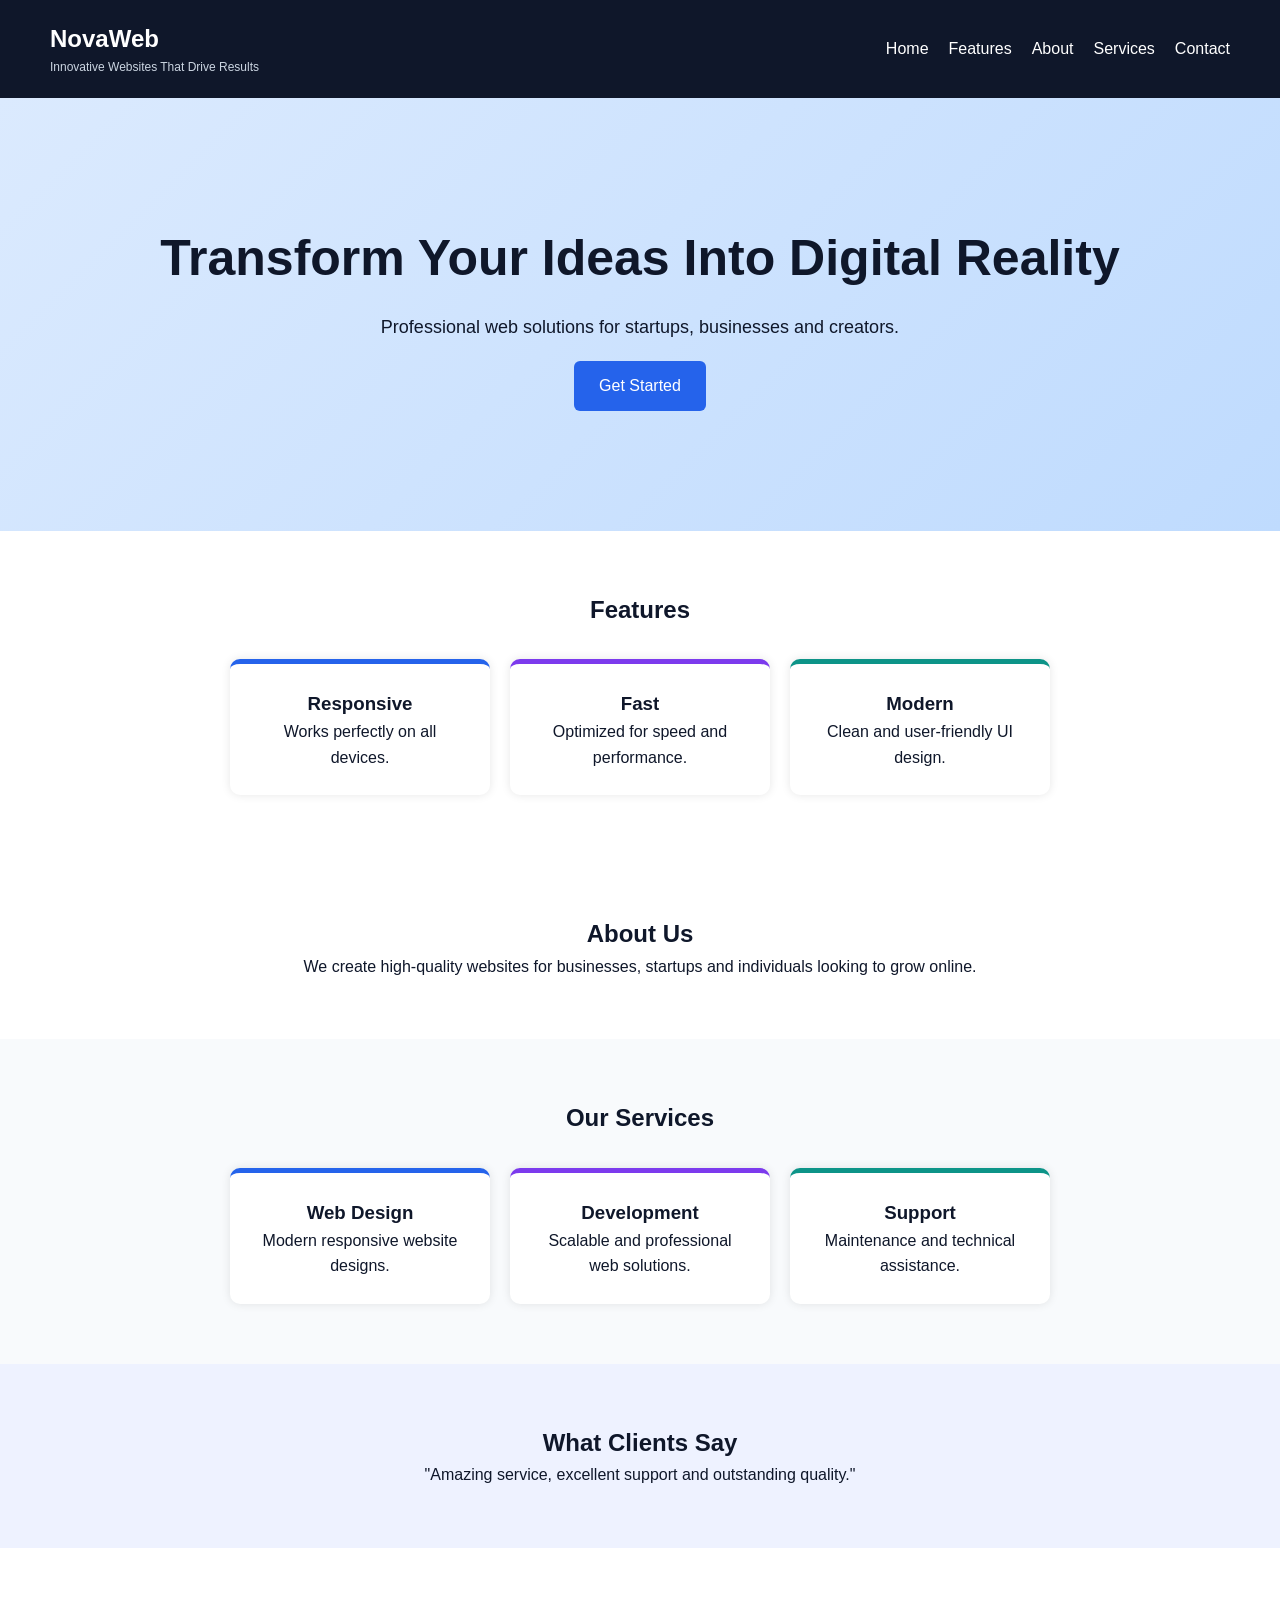
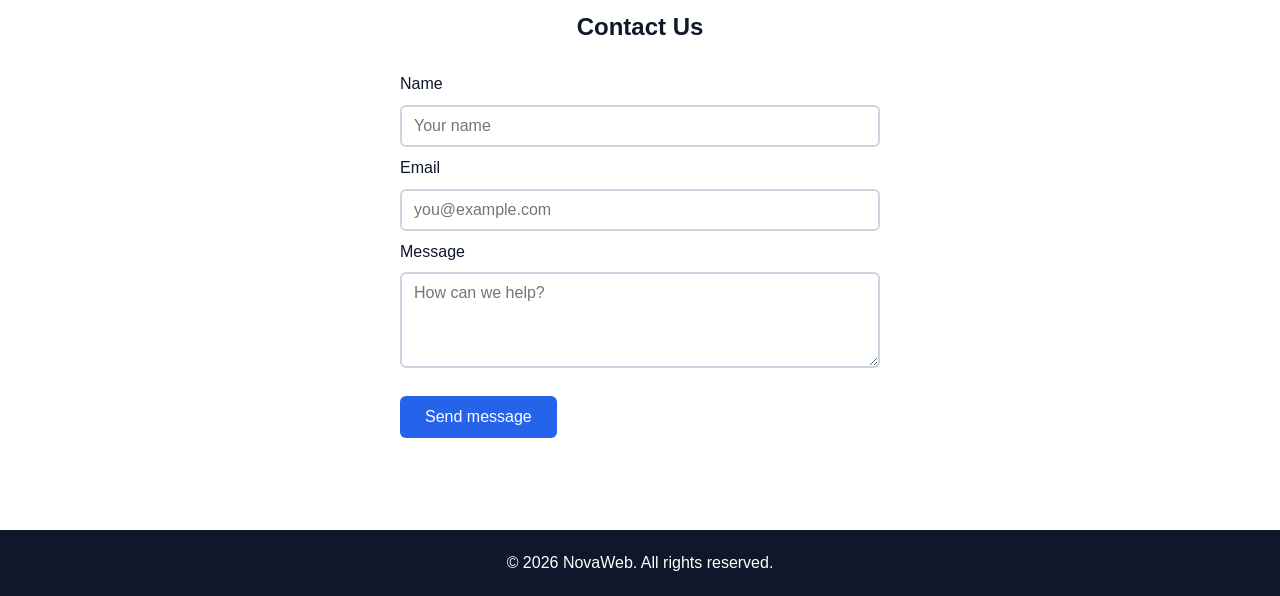
<file: Task-1-Landing-Page/index.html>
<!DOCTYPE html>
<html lang="en">

<head>
    <meta charset="UTF-8">
    <meta name="viewport" content="width=device-width, initial-scale=1.0">
    <meta name="description" content="NovaWeb - professional web solutions for startups, businesses and creators.">
    <title>NovaWeb | Landing Page</title>
    <link rel="stylesheet" href="css/style.css">
</head>

<body>

    <header>
        <nav>
            <div class="logo">
                <h2>NovaWeb</h2>
                <small>Innovative Websites That Drive Results</small>
            </div>

            <button class="menu-toggle" aria-label="Toggle menu" aria-expanded="false" aria-controls="menu">&#9776;</button>

            <ul id="menu">
                <li><a href="#home">Home</a></li>
                <li><a href="#features">Features</a></li>
                <li><a href="#about">About</a></li>
                <li><a href="#services">Services</a></li>
                <li><a href="#contact">Contact</a></li>
            </ul>
        </nav>
    </header>

    <main>
        <section id="home" class="hero">
            <h1>Transform Your Ideas Into Digital Reality</h1>
            <p>Professional web solutions for startups, businesses and creators.</p>
            <a href="#contact" class="btn">Get Started</a>
        </section>

        <section id="features">
            <h2>Features</h2>

            <div class="cards">
                <div class="card" tabindex="0">
                    <h3>Responsive</h3>
                    <p>Works perfectly on all devices.</p>
                </div>

                <div class="card" tabindex="0">
                    <h3>Fast</h3>
                    <p>Optimized for speed and performance.</p>
                </div>

                <div class="card" tabindex="0">
                    <h3>Modern</h3>
                    <p>Clean and user-friendly UI design.</p>
                </div>
            </div>
        </section>

        <section id="about">
            <h2>About Us</h2>
            <p>
                We create high-quality websites for businesses,
                startups and individuals looking to grow online.
            </p>
        </section>

        <section id="services">
            <h2>Our Services</h2>

            <div class="cards">
                <div class="card" tabindex="0">
                    <h3>Web Design</h3>
                    <p>Modern responsive website designs.</p>
                </div>

                <div class="card" tabindex="0">
                    <h3>Development</h3>
                    <p>Scalable and professional web solutions.</p>
                </div>

                <div class="card" tabindex="0">
                    <h3>Support</h3>
                    <p>Maintenance and technical assistance.</p>
                </div>
            </div>
        </section>

        <section id="testimonials">
            <h2>What Clients Say</h2>
            <p>"Amazing service, excellent support and outstanding quality."</p>
        </section>

        <section id="contact">
            <h2>Contact Us</h2>
            <form id="contact-form" novalidate>
                <label for="name">Name</label>
                <input type="text" id="name" name="name" placeholder="Your name">

                <label for="email">Email</label>
                <input type="email" id="email" name="email" placeholder="you@example.com">

                <label for="message">Message</label>
                <textarea id="message" name="message" rows="4" placeholder="How can we help?"></textarea>

                <button type="submit" class="btn">Send message</button>
                <p id="form-status" role="status"></p>
            </form>
        </section>
    </main>

    <footer>
        <p>&copy; 2026 NovaWeb. All rights reserved.</p>
    </footer>

    <script src="js/script.js"></script>
</body>

</html>
</file>
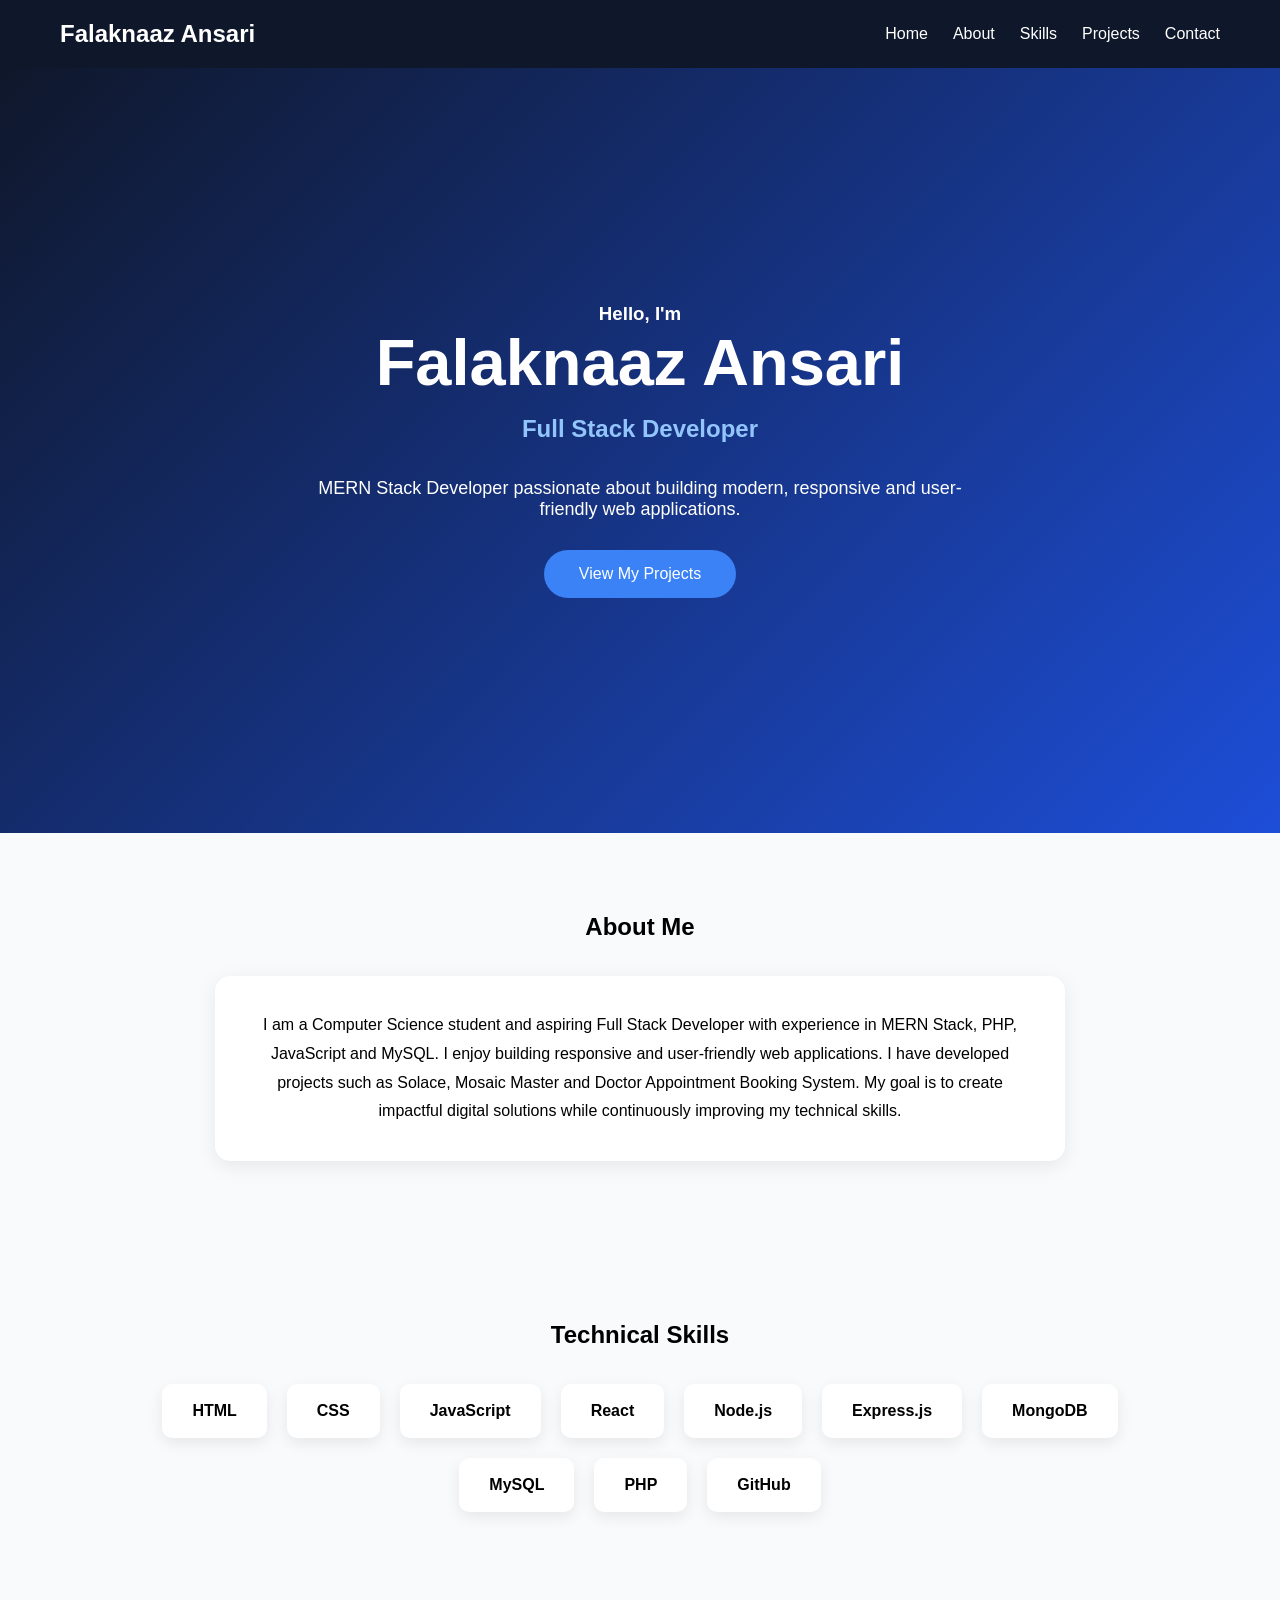
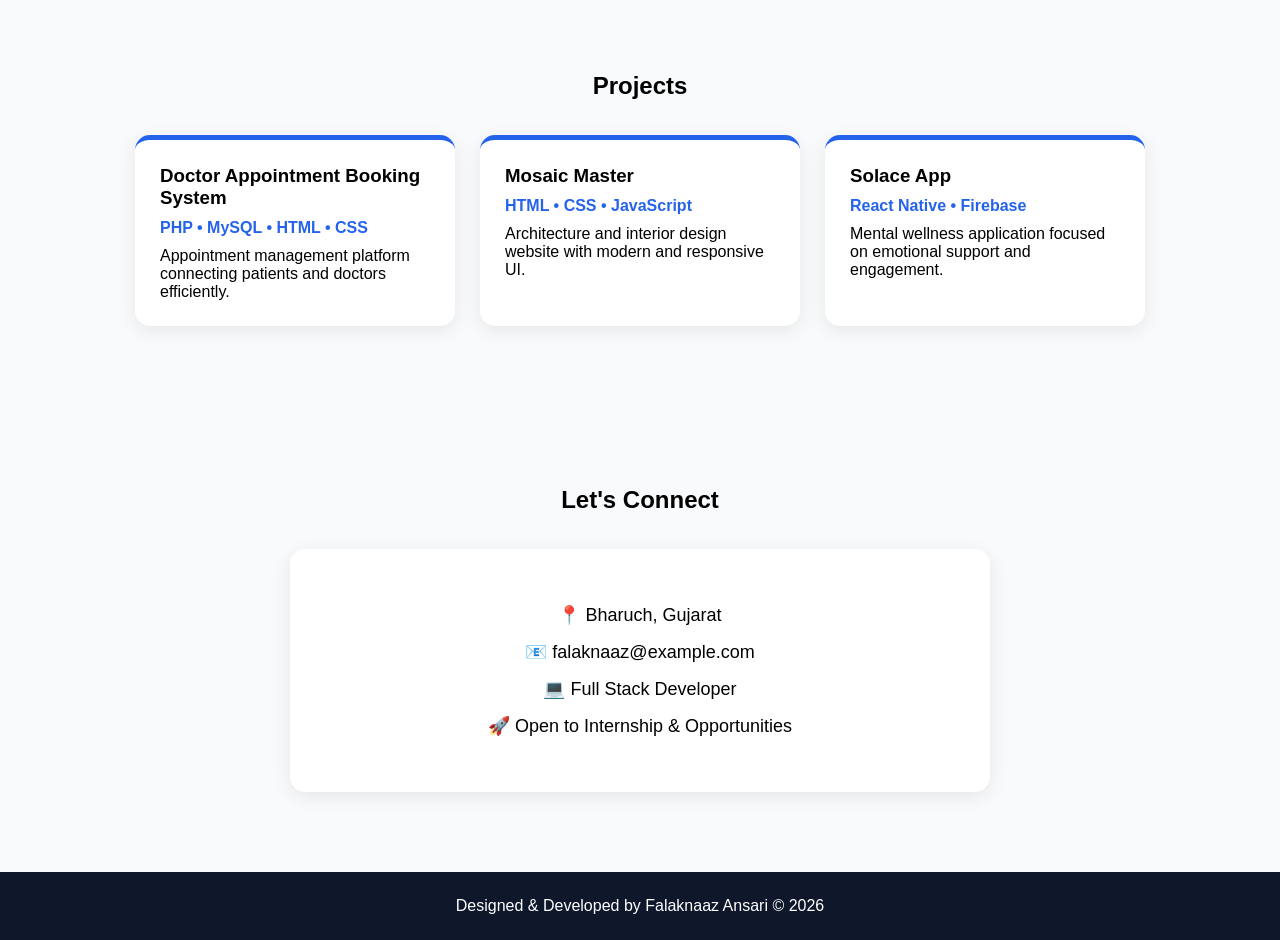
<file: Task-2-Portfolio/index.html>
<!DOCTYPE html>
<html lang="en">

<head>
    <meta charset="UTF-8">
    <meta name="viewport" content="width=device-width, initial-scale=1.0">
    <title>Falaknaaz Ansari Portfolio</title>
    <link rel="stylesheet" href="css/style.css">
</head>

<body>

    <header>
        <nav>
            <h2 class="logo">Falaknaaz Ansari</h2>

            <ul>
                <li><a href="#home">Home</a></li>
                <li><a href="#about">About</a></li>
                <li><a href="#skills">Skills</a></li>
                <li><a href="#projects">Projects</a></li>
                <li><a href="#contact">Contact</a></li>
            </ul>
        </nav>
    </header>

    <section id="home" class="hero">
        <div class="hero-content">
            <h3>Hello, I'm</h3>
            <h1>Falaknaaz Ansari</h1>
            <h2>Full Stack Developer</h2>

            <p>
                MERN Stack Developer passionate about building
                modern, responsive and user-friendly web applications.
            </p>

            <a href="#projects" class="btn">
                View My Projects
            </a>
        </div>
    </section>

    <section id="about">

        <h2>About Me</h2>

        <div class="about-box">

            <p>
                I am a Computer Science student and aspiring Full Stack Developer
                with experience in MERN Stack, PHP, JavaScript and MySQL.
                I enjoy building responsive and user-friendly web applications.
                I have developed projects such as Solace, Mosaic Master and
                Doctor Appointment Booking System. My goal is to create impactful
                digital solutions while continuously improving my technical skills.
            </p>

        </div>

    </section>

    <section id="skills">

        <h2>Technical Skills</h2>

        <div class="skills-grid">

            <div class="skill-box">HTML</div>
            <div class="skill-box">CSS</div>
            <div class="skill-box">JavaScript</div>
            <div class="skill-box">React</div>
            <div class="skill-box">Node.js</div>
            <div class="skill-box">Express.js</div>
            <div class="skill-box">MongoDB</div>
            <div class="skill-box">MySQL</div>
            <div class="skill-box">PHP</div>
            <div class="skill-box">GitHub</div>

        </div>

    </section>

    <section id="projects">

        <h2>Projects</h2>

        <div class="project-container">

            <div class="project-card">
                <h3>Doctor Appointment Booking System</h3>
                <p class="tech">PHP • MySQL • HTML • CSS</p>

                <p>
                    Appointment management platform connecting
                    patients and doctors efficiently.
                </p>
            </div>

            <div class="project-card">
                <h3>Mosaic Master</h3>
                <p class="tech">HTML • CSS • JavaScript</p>

                <p>
                    Architecture and interior design website
                    with modern and responsive UI.
                </p>
            </div>

            <div class="project-card">
                <h3>Solace App</h3>
                <p class="tech">React Native • Firebase</p>

                <p>
                    Mental wellness application focused on
                    emotional support and engagement.
                </p>
            </div>

        </div>

    </section>

    <section id="contact">

        <h2>Let's Connect</h2>

        <div class="contact-box">

            <div class="contact-item">
                📍 Bharuch, Gujarat
            </div>

            <div class="contact-item">
                📧 falaknaaz@example.com
            </div>

            <div class="contact-item">
                💻 Full Stack Developer
            </div>

            <div class="contact-item">
                🚀 Open to Internship & Opportunities
            </div>

        </div>

    </section>

    <footer>
        <p>Designed & Developed by Falaknaaz Ansari © 2026</p>
    </footer>

    <script src="js/script.js"></script>

</body>

</html>
</file>
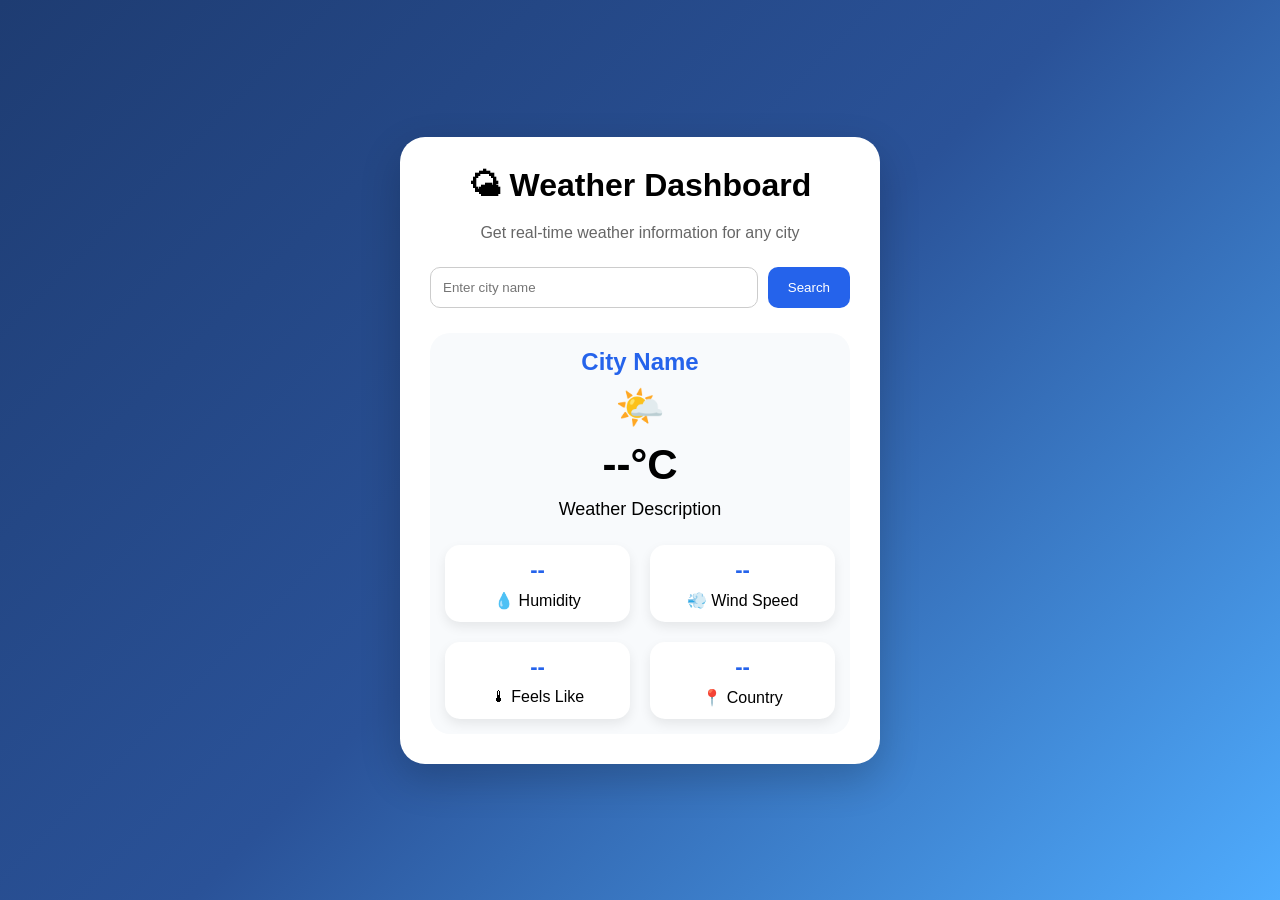
<file: Task-3-Weather-App/index.html>
<!DOCTYPE html>
<html lang="en">

<head>
    <meta charset="UTF-8">
    <meta name="viewport" content="width=device-width, initial-scale=1.0">
    <title>Weather App</title>
    <link rel="stylesheet" href="style.css">
</head>

<body>

    <div class="container">

        <h1>🌤 Weather Dashboard</h1>

        <p class="subtitle">
            Get real-time weather information for any city
        </p>

        <div class="search-box">
            <input type="text" id="cityInput" placeholder="Enter city name">
            <button onclick="getWeather()">Search</button>
        </div>

        <div class="weather-card">

            <h2 id="city">City Name</h2>

            <div class="weather-icon" id="icon">
                🌤️
            </div>

            <h1 id="temp">--°C</h1>

            <p id="description">Weather Description</p>

            <div class="details">

                <div>
                    <h3 id="humidity">--</h3>
                    <p>💧 Humidity</p>
                </div>

                <div>
                    <h3 id="wind">--</h3>
                    <p>💨 Wind Speed</p>
                </div>

                <div>
                    <h3 id="feelsLike">--</h3>
                    <p>🌡 Feels Like</p>
                </div>

                <div>
                    <h3 id="country">--</h3>
                    <p>📍 Country</p>
                </div>

            </div>

        </div>

    </div>

    <script src="script.js"></script>

</body>

</html>
</file>
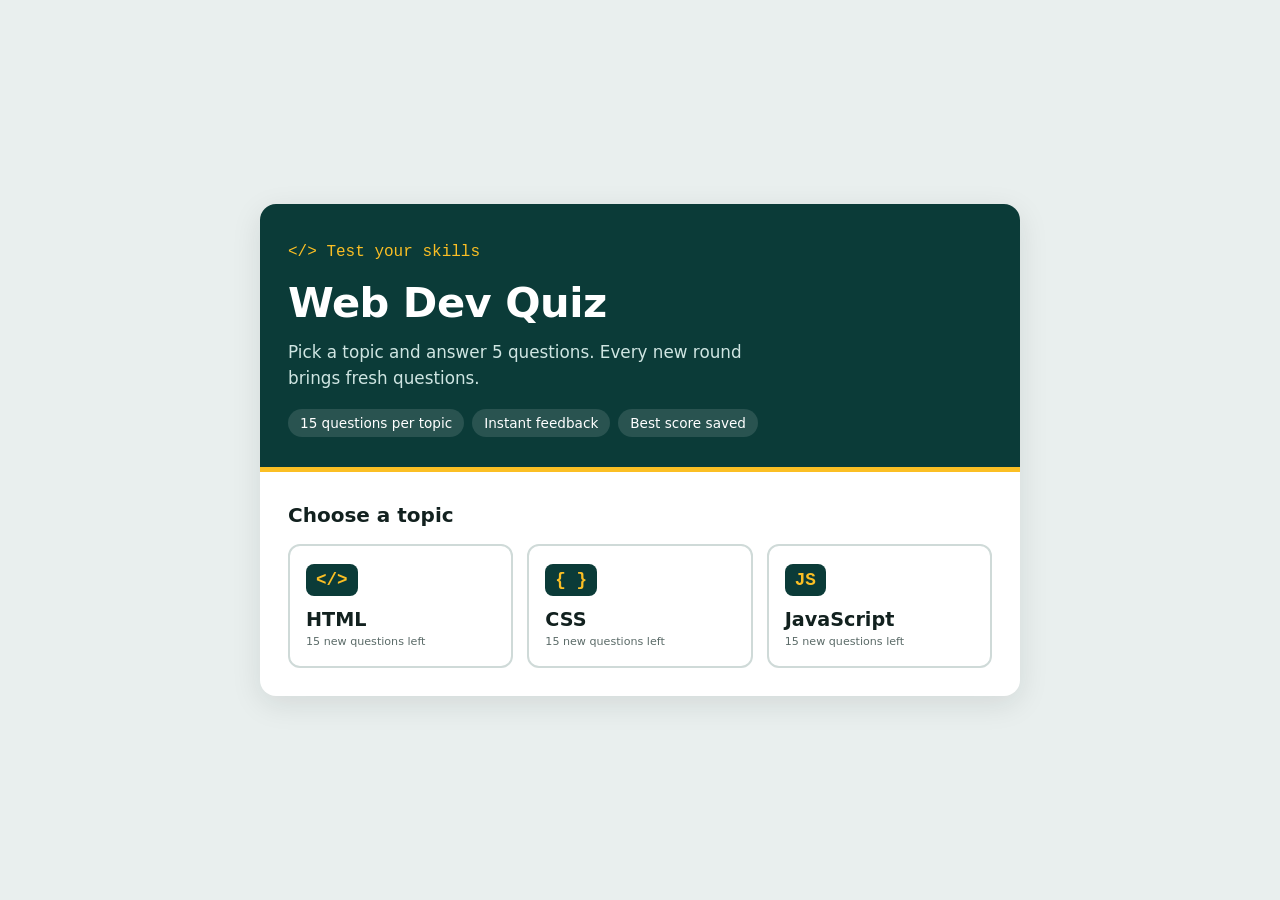
<file: Task-4 Online Quiz App/index.html>
<!DOCTYPE html>
<html lang="en">
<head>
  <meta charset="UTF-8">
  <meta name="viewport" content="width=device-width, initial-scale=1">
  <title>Web Dev Quiz</title>
  <link rel="stylesheet" href="style.css">
</head>
<body>
  <main class="app">
    <!-- Start screen -->
    <section id="start" class="screen">
      <header class="hero">
        <p class="hero-kicker">&lt;/&gt; Test your skills</p>
        <h1>Web Dev Quiz</h1>
        <p class="hero-sub">Pick a topic and answer 5 questions. Every new round brings fresh questions.</p>
        <div class="chips">
          <span>15 questions per topic</span>
          <span>Instant feedback</span>
          <span>Best score saved</span>
        </div>
      </header>
      <div class="pad">
        <h2 class="section-title">Choose a topic</h2>
        <div id="categories" class="categories"></div>
      </div>
    </section>

    <!-- Quiz screen -->
    <section id="quiz" class="screen pad hidden">
      <div class="top">
        <span id="cat-name" class="tag"></span>
        <span id="counter"></span>
      </div>
      <div class="progress"><div id="bar"></div></div>
      <h2 id="question" aria-live="polite"></h2>
      <div id="options" class="options"></div>
      <button id="next" class="btn primary" disabled>Next question</button>
    </section>

    <!-- Result screen -->
    <section id="result" class="screen pad hidden">
      <h1>Your result</h1>
      <p id="score" class="score"></p>
      <p id="message" class="lead"></p>
      <p id="best" class="small"></p>
      <h3>Answer review</h3>
      <ul id="review" class="review"></ul>
      <div class="row">
        <button id="retry" class="btn primary">Play new round</button>
        <button id="home" class="btn">Choose another topic</button>
      </div>
    </section>
  </main>
  <script src="script.js"></script>
</body>
</html>
</file>
<file: Task-1-Landing-Page/css/style.css>
*{
    margin:0;
    padding:0;
    box-sizing:border-box;
}

html{
    scroll-behavior:smooth;
}

body{
    font-family:Arial, sans-serif;
    line-height:1.6;
    color:#0f172a;
}

section{
    scroll-margin-top:80px; /* sticky navbar ke neeche heading na chhupe */
}

/* Navbar */

header{
    position:sticky;
    top:0;
    z-index:10;
}

nav{
    display:flex;
    justify-content:space-between;
    align-items:center;
    padding:20px 50px;
    background:#0f172a;
    color:white;
}

nav ul{
    display:flex;
    list-style:none;
    gap:20px;
}

nav a{
    color:white;
    text-decoration:none;
    transition:0.3s;
}

nav a:hover{
    color:#60a5fa;
}

.logo small{
    display:block;
    font-size:12px;
    color:#cbd5e1;
}

.menu-toggle{
    display:none;
    background:none;
    border:none;
    color:white;
    font-size:28px;
    cursor:pointer;
}

/* Hero Section */

.hero{
    text-align:center;
    padding:120px 20px;
    background:linear-gradient(135deg,#dbeafe,#bfdbfe);
}

.hero h1{
    font-size:50px;
    margin-bottom:15px;
}

.hero p{
    font-size:18px;
}

.btn{
    display:inline-block;
    margin-top:20px;
    padding:12px 25px;
    border:none;
    background:#2563eb;
    color:white;
    text-decoration:none;
    font-size:16px;
    border-radius:6px;
    cursor:pointer;
    transition:0.3s;
}

.btn:hover{
    background:#1d4ed8;
    transform:translateY(-3px);
}

/* Sections */

#features,
#services,
#about,
#testimonials,
#contact{
    padding:60px 20px;
    text-align:center;
}

#services{
    background:#f8fafc;
}

#testimonials{
    background:#eef2ff;
}

/* Cards (Features + Services) */

.cards{
    display:flex;
    justify-content:center;
    gap:20px;
    margin-top:30px;
    flex-wrap:wrap;
}

.card{
    width:260px;
    padding:25px;
    background:white;
    color:#0f172a;
    box-shadow:0 0 10px rgba(0,0,0,0.1);
    border-radius:10px;
    border-top:5px solid #2563eb;
    transition:background 0.3s, color 0.3s, transform 0.3s, box-shadow 0.3s;
}

/* Har card ka apna colour */
.card:nth-child(1){ --c:#2563eb; }
.card:nth-child(2){ --c:#7c3aed; }
.card:nth-child(3){ --c:#0d9488; }

.card{ border-top-color:var(--c); }

/* Hover / keyboard focus pe colour fill */
.card:hover,
.card:focus-visible{
    background:var(--c);
    color:white;
    transform:translateY(-8px);
    box-shadow:0 12px 24px rgba(0,0,0,0.2);
    outline:none;
}

/* Contact form */

#contact form{
    max-width:480px;
    margin:25px auto 0;
    display:flex;
    flex-direction:column;
    gap:8px;
    text-align:left;
}

#contact input,
#contact textarea{
    padding:10px 12px;
    border:2px solid #cbd5e1;
    border-radius:6px;
    font-family:inherit;
    font-size:16px;
}

#contact input:focus,
#contact textarea:focus{
    border-color:#2563eb;
    outline:none;
}

#contact .btn{
    align-self:flex-start;
}

#form-status{
    min-height:24px;
    font-weight:bold;
}

#form-status.error{ color:#b91c1c; }
#form-status.success{ color:#15803d; }

/* Scroll animation (JS se .reveal lagta hai) */

.reveal{
    opacity:0;
    transition:opacity 0.6s;
}

.reveal.visible{
    opacity:1;
}

footer{
    background:#0f172a;
    color:white;
    text-align:center;
    padding:20px;
}

/* Responsive */

@media(max-width:768px){

    nav{
        flex-wrap:wrap;
        padding:15px 20px;
    }

    .menu-toggle{
        display:block;
    }

    nav ul{
        display:none;
        flex-direction:column;
        width:100%;
        margin-top:15px;
        text-align:center;
    }

    nav ul.open{
        display:flex;
    }

    .hero{
        padding:80px 20px;
    }

    .hero h1{
        font-size:32px;
    }

    .cards{
        flex-direction:column;
        align-items:center;
    }

    #contact .btn{
        align-self:stretch;
        text-align:center;
    }
}

@media(prefers-reduced-motion:reduce){
    *{
        transition:none !important;
        scroll-behavior:auto !important;
    }
}
</file>
<file: Task-2-Portfolio/css/style.css>
*{
    margin:0;
    padding:0;
    box-sizing:border-box;
}

html{
    scroll-behavior:smooth;
}

body{
    font-family:Segoe UI,sans-serif;
    background:#f8fafc;
}

/* Navbar */

nav{
    background:#0f172a;
    color:white;
    padding:20px 60px;

    display:flex;
    justify-content:space-between;
    align-items:center;
}

nav ul{
    display:flex;
    list-style:none;
    gap:25px;
}

nav a{
    color:white;
    text-decoration:none;
}

nav a:hover{
    color:#60a5fa;
}

/* Hero */

.hero{
    min-height:85vh;

    display:flex;
    justify-content:center;
    align-items:center;
    text-align:center;

    background:linear-gradient(
        135deg,
        #0f172a,
        #1d4ed8
    );

    color:white;
}

.hero-content h1{
    font-size:65px;
}

.hero-content h2{
    margin-top:15px;
    color:#93c5fd;
}

.hero-content p{
    margin-top:25px;
    max-width:700px;
    font-size:18px;
}

.btn{
    display:inline-block;
    margin-top:30px;
    padding:15px 35px;
    background:#3b82f6;
    color:white;
    text-decoration:none;
    border-radius:30px;
    transition:0.3s;
}

.btn:hover{
    background:#2563eb;
}

/* Sections */

section{
    padding:80px 10%;
}

section h2{
    text-align:center;
    margin-bottom:35px;
}

/* About */

.about-box{
    max-width:850px;
    margin:auto;
    background:white;
    padding:35px;
    border-radius:15px;
    line-height:1.8;
    text-align:center;
    box-shadow:0 5px 20px rgba(0,0,0,.08);
}

/* Skills */

.skills-grid{
    display:flex;
    flex-wrap:wrap;
    justify-content:center;
    gap:20px;
}

.skill-box{
    background:white;
    padding:18px 30px;
    border-radius:10px;
    box-shadow:0 5px 15px rgba(0,0,0,.08);
    font-weight:bold;
    transition:.3s;
}

.skill-box:hover{
    background:#2563eb;
    color:white;
}

/* Projects */

.project-container{
    display:flex;
    justify-content:center;
    gap:25px;
    flex-wrap:wrap;
}

.project-card{

    width:320px;

    background:white;

    padding:25px;

    border-radius:15px;

    border-top:5px solid #2563eb;

    box-shadow:0 5px 20px rgba(0,0,0,.08);

    transition:.3s;
}

.project-card:hover{
    transform:translateY(-10px);
}

.tech{
    color:#2563eb;
    margin:10px 0;
    font-weight:bold;
}

/* Contact */

.contact-box{
    text-align:center;
    background:white;
    padding:30px;
    border-radius:15px;
    box-shadow:0 5px 20px rgba(0,0,0,.08);
}

.contact-box p{
    margin:10px 0;
}

.contact-box{
    max-width:700px;
    margin:auto;
    background:white;
    padding:40px;
    border-radius:15px;
    box-shadow:0 5px 20px rgba(0,0,0,.08);
}

.contact-item{
    margin:15px 0;
    font-size:18px;
}

/* Footer */

footer{
    background:#0f172a;
    color:white;
    text-align:center;
    padding:25px;
}

/* Mobile */

@media(max-width:768px){

    nav{
        flex-direction:column;
    }

    nav ul{
        flex-direction:column;
        margin-top:15px;
        text-align:center;
    }

    .hero-content h1{
        font-size:40px;
    }
}
</file>
<file: Task-3-Weather-App/style.css>
* {
    margin: 0;
    padding: 0;
    box-sizing: border-box;
    font-family: Segoe UI, sans-serif;
}

h1{
    margin-bottom:20px;
}

.subtitle{
    color:#666;
    margin-bottom:25px;
    font-size:16px;
}

body {
    min-height: 100vh;
    display: flex;
    justify-content: center;
    align-items: center;
    background: linear-gradient(135deg,
            #1e3c72,
            #2a5298,
            #4facfe);
}

.container {
    width: 480px;
    max-width: 90%;
    background: white;
    padding: 30px;
    border-radius: 25px;
    text-align: center;
    box-shadow: 0 15px 40px rgba(0, 0, 0, .2);
}

h1 {
    margin-bottom: 20px;
}

.search-box {
    display: flex;
    gap: 10px;
    margin-bottom: 25px;
}

.search-box input {
    flex: 1;
    padding: 12px;
    border: 1px solid #ccc;
    border-radius: 10px;
}

.search-box button {
    padding: 12px 20px;
    border: none;
    background: #2563eb;
    color: white;
    border-radius: 10px;
    cursor: pointer;
}

.search-box button:hover {
    background: #1d4ed8;
}

.weather-card {
    margin-top: 15px;
    padding: 15px;
    border-radius: 20px;
    background: #f8fafc;
}

.weather-icon{
    font-size:40px;
    margin:8px 0;
}

.weather-card h2 {
    color: #2563eb;
}

.weather-card h1{
    font-size:42px;
    margin:10px 0;
}

#description {
    font-size: 18px;
    margin-bottom: 15px;
    text-transform: capitalize;
}

.details{
    display:grid;
    grid-template-columns:repeat(2,1fr);
    gap:20px;
    margin-top:25px;
}

.details div{
    background:white;
    padding: 12px;
    border-radius:15px;
    box-shadow:0 5px 12px rgba(0,0,0,.08);
}

.details h3{
    color:#2563eb;
    font-size:22px;
    margin-bottom:8px;
}
</file>
<file: Task-4 Online Quiz App/style.css>
:root {
  --bg: #e9efee;
  --card: #ffffff;
  --ink: #12211f;
  --muted: #5b6b68;
  --accent: #0f766e;
  --accent-dark: #0b5a54;
  --deep: #0b3b38;
  --sun: #fbbf24;
  --good: #15803d;
  --good-bg: #dcfce7;
  --bad: #b91c1c;
  --bad-bg: #fee2e2;
  --line: #cfdad8;
}
* { box-sizing: border-box; }
body {
  margin: 0;
  min-height: 100vh;
  display: grid;
  place-items: center;
  padding: 16px;
  background: var(--bg);
  color: var(--ink);
  font-family: "Segoe UI", system-ui, -apple-system, Roboto, sans-serif;
  line-height: 1.5;
}
.app {
  width: 100%;
  max-width: 760px;
  background: var(--card);
  border-radius: 16px;
  overflow: hidden;
  box-shadow: 0 8px 30px rgba(18, 33, 31, .10);
}
.pad { padding: 28px; }
.hidden { display: none; }
h1 { margin: 0 0 6px; font-size: 1.9rem; }
h2 { font-size: 1.25rem; margin: 18px 0 14px; }
h3 { margin: 20px 0 8px; }
.lead { color: var(--muted); margin: 0 0 18px; }
.small { color: var(--muted); font-size: .9rem; }

/* ----- Start screen ----- */
.hero { background: var(--deep); color: #fff; padding: 36px 28px 30px; border-bottom: 5px solid var(--sun); }
.hero h1 { font-size: 2.6rem; letter-spacing: -.5px; }
.hero-kicker { margin: 0 0 8px; color: var(--sun); font-family: Consolas, "Courier New", monospace; font-size: 1rem; }
.hero-sub { margin: 0 0 18px; color: #cfe5e2; max-width: 46ch; font-size: 1.05rem; }
.chips { display: flex; flex-wrap: wrap; gap: 8px; }
.chips span { background: rgba(255, 255, 255, .12); padding: 4px 12px; border-radius: 99px; font-size: .85rem; }
.section-title { margin: 0 0 14px; }

.categories { display: grid; grid-template-columns: repeat(3, 1fr); gap: 14px; }
.cat {
  display: flex; flex-direction: column; align-items: flex-start; gap: 4px;
  padding: 18px 16px; text-align: left; font-family: inherit;
  background: #fff; border: 2px solid var(--line); border-radius: 12px;
  cursor: pointer; color: var(--ink);
  transition: border-color .15s, transform .15s, box-shadow .15s;
}
.cat:hover { border-color: var(--accent); transform: translateY(-3px); box-shadow: 0 6px 16px rgba(15, 118, 110, .15); }
.cat .icon {
  font-family: Consolas, "Courier New", monospace; font-weight: 700; font-size: 1.1rem;
  background: var(--deep); color: var(--sun); padding: 6px 10px; border-radius: 8px; margin-bottom: 8px;
}
.cat .name { font-size: 1.2rem; font-weight: 600; }
.cat small { color: var(--muted); }
.cat .best { color: var(--accent-dark); font-weight: 600; }

/* ----- Quiz ----- */
.top { display: flex; justify-content: space-between; font-size: .95rem; color: var(--muted); }
.tag { background: var(--accent); color: #fff; padding: 2px 10px; border-radius: 99px; font-size: .85rem; }
.progress { height: 8px; background: var(--line); border-radius: 99px; margin-top: 12px; overflow: hidden; }
#bar { height: 100%; width: 0; background: var(--accent); transition: width .3s; }

.options { display: grid; gap: 10px; margin-bottom: 20px; }
.option {
  padding: 12px 14px; text-align: left; font-size: 1rem;
  background: #fff; border: 2px solid var(--line); border-radius: 10px;
  cursor: pointer; color: var(--ink); font-family: inherit;
}
.option:hover:not(:disabled) { border-color: var(--accent); }
.option:disabled { cursor: default; }
.option.correct { border-color: var(--good); background: var(--good-bg); }
.option.wrong { border-color: var(--bad); background: var(--bad-bg); }

.btn {
  padding: 11px 20px; font-size: 1rem; border-radius: 10px; cursor: pointer;
  border: 2px solid var(--accent); background: #fff; color: var(--accent-dark); font-family: inherit;
}
.btn.primary { background: var(--accent); color: #fff; }
.btn:hover:not(:disabled) { background: var(--accent-dark); color: #fff; }
.btn:disabled { opacity: .45; cursor: not-allowed; }
.row { display: flex; gap: 10px; flex-wrap: wrap; margin-top: 20px; }

/* ----- Result ----- */
.score { font-size: 3rem; font-weight: 700; margin: 4px 0; color: var(--accent); }
.review { list-style: none; padding: 0; margin: 0; display: grid; gap: 8px; }
.review li { padding: 10px 12px; border-radius: 8px; border-left: 5px solid; font-size: .95rem; }
.review li.right { background: var(--good-bg); border-color: var(--good); }
.review li.miss { background: var(--bad-bg); border-color: var(--bad); }
.review b { display: block; margin-bottom: 2px; }

button:focus-visible { outline: 3px solid #f59e0b; outline-offset: 2px; }
@media (max-width: 640px) {
  .categories { grid-template-columns: 1fr; }
  .cat { flex-direction: row; align-items: center; flex-wrap: wrap; gap: 10px; }
  .cat .icon { margin-bottom: 0; }
}
@media (max-width: 480px) {
  .pad { padding: 18px; }
  .hero { padding: 26px 18px 22px; }
  .hero h1 { font-size: 2rem; }
  h1 { font-size: 1.5rem; }
  .score { font-size: 2.4rem; }
  .btn { width: 100%; }
}
@media (prefers-reduced-motion: reduce) {
  * { transition: none !important; }
}
</file>
